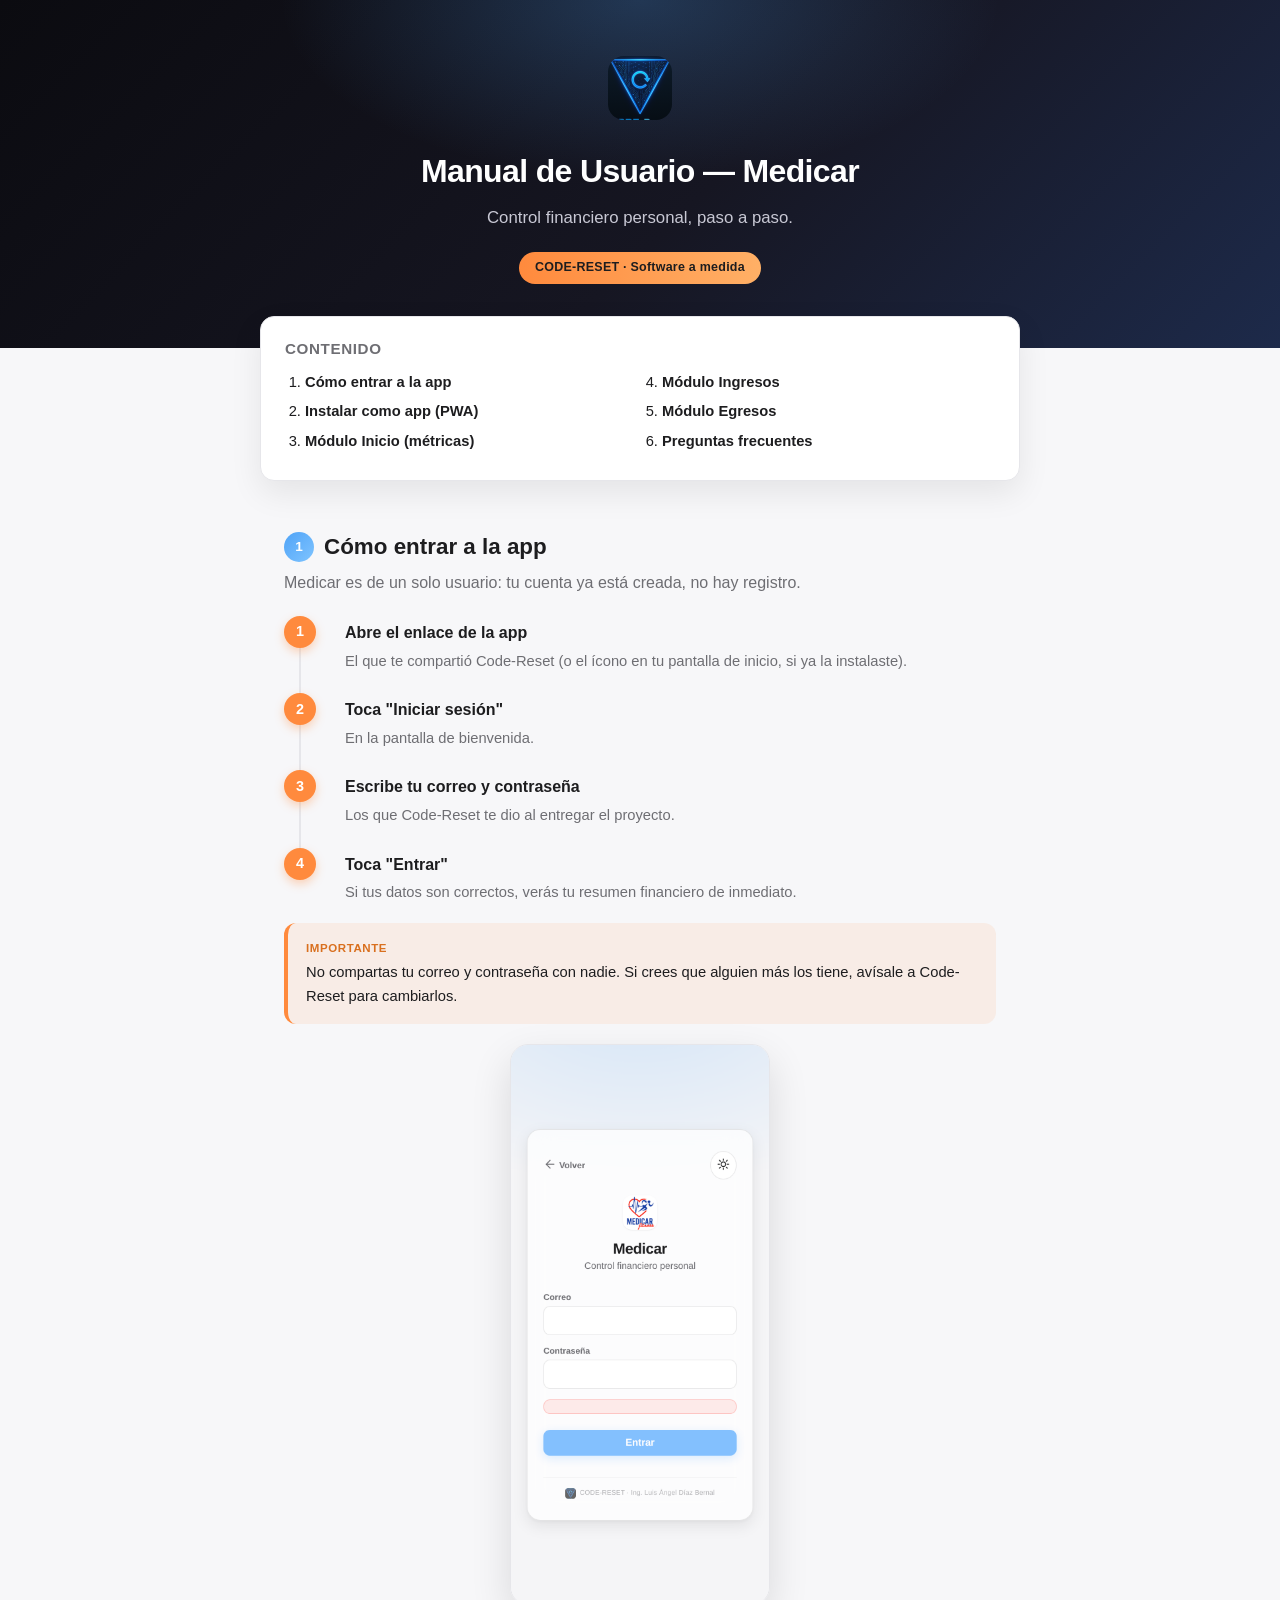
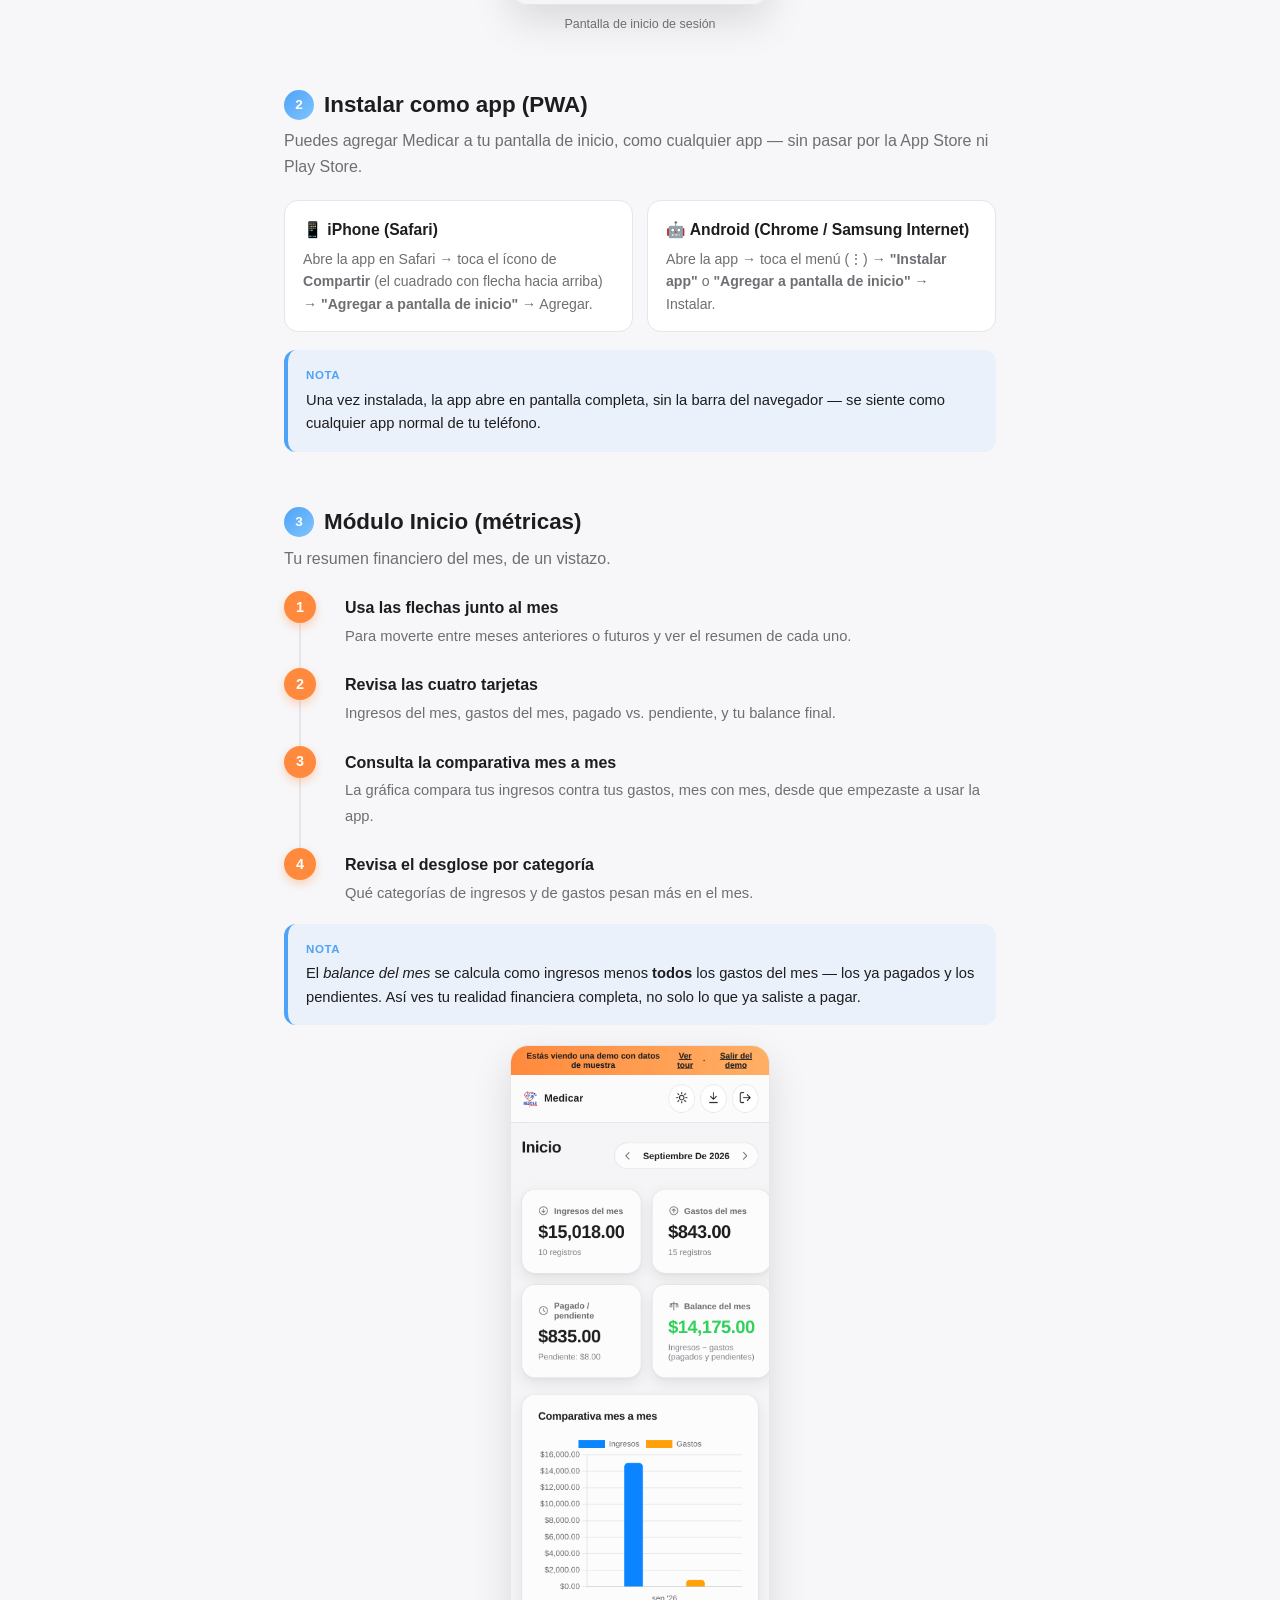
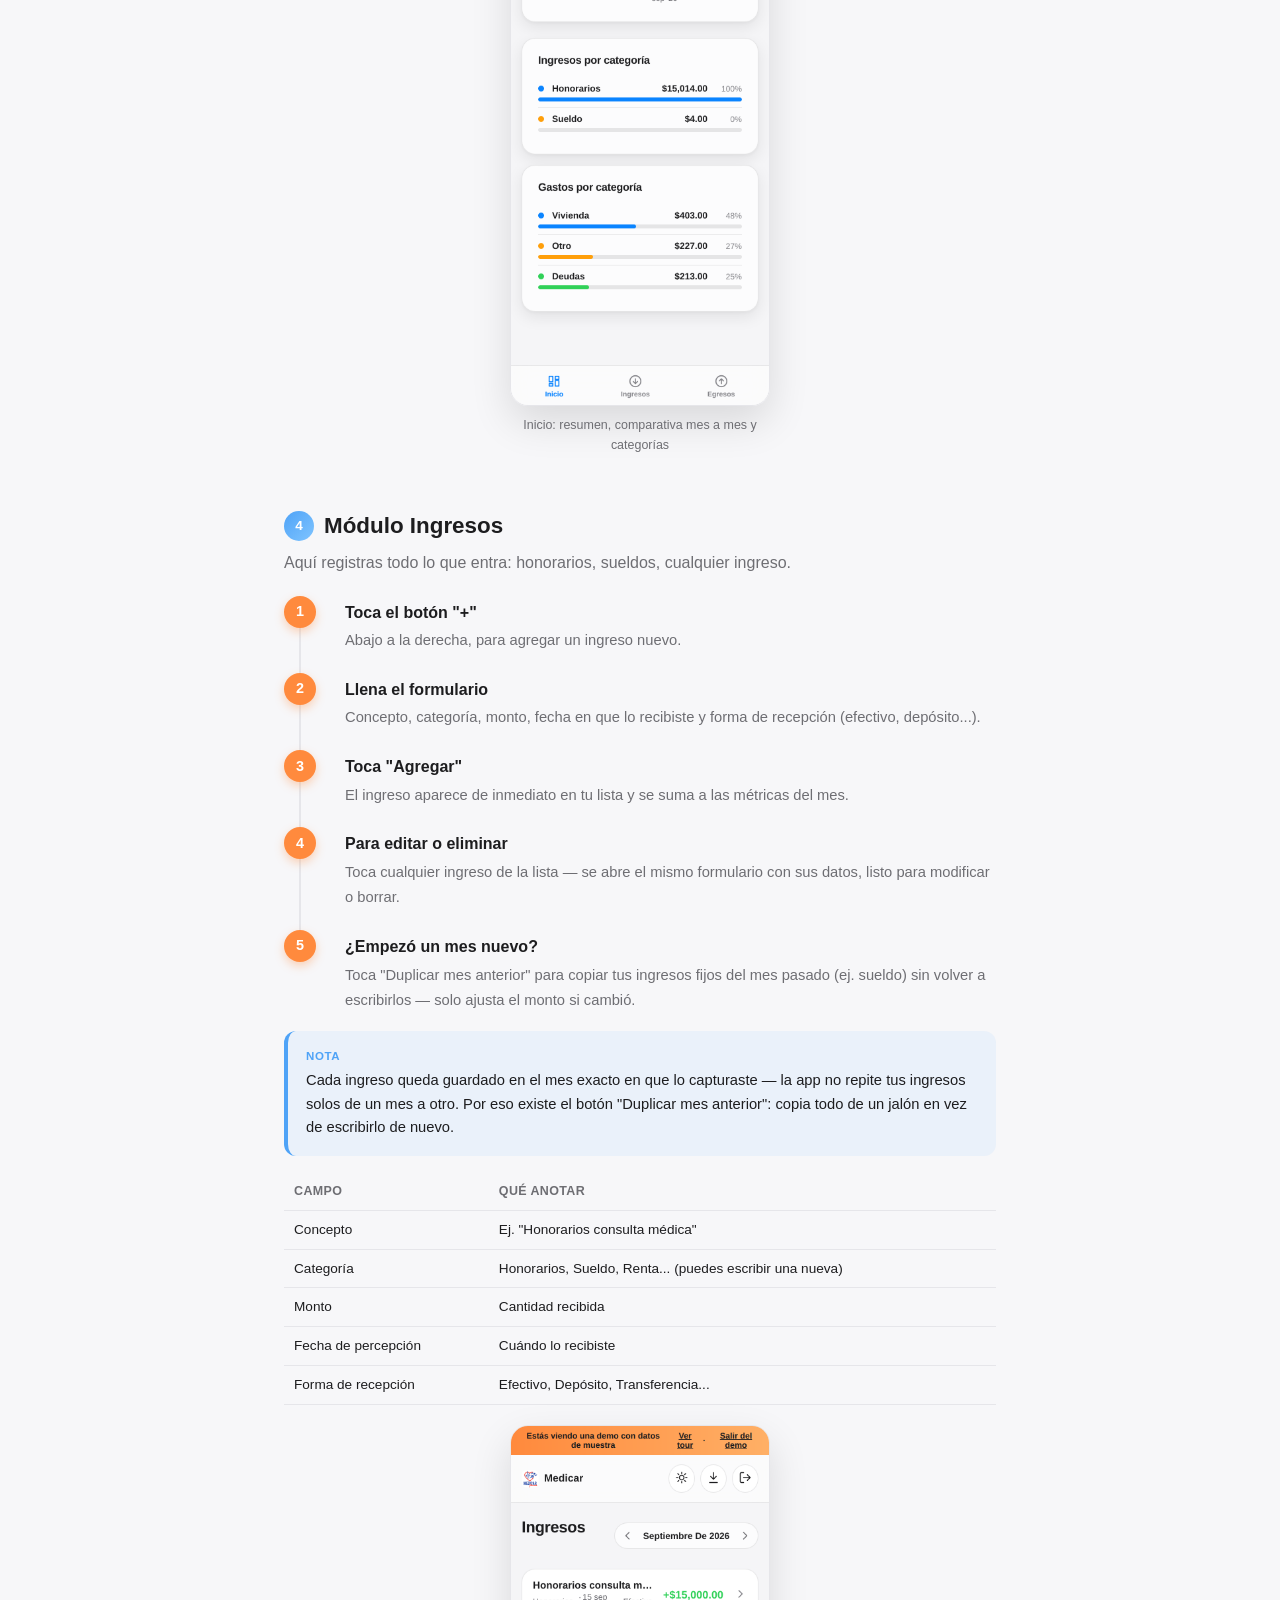
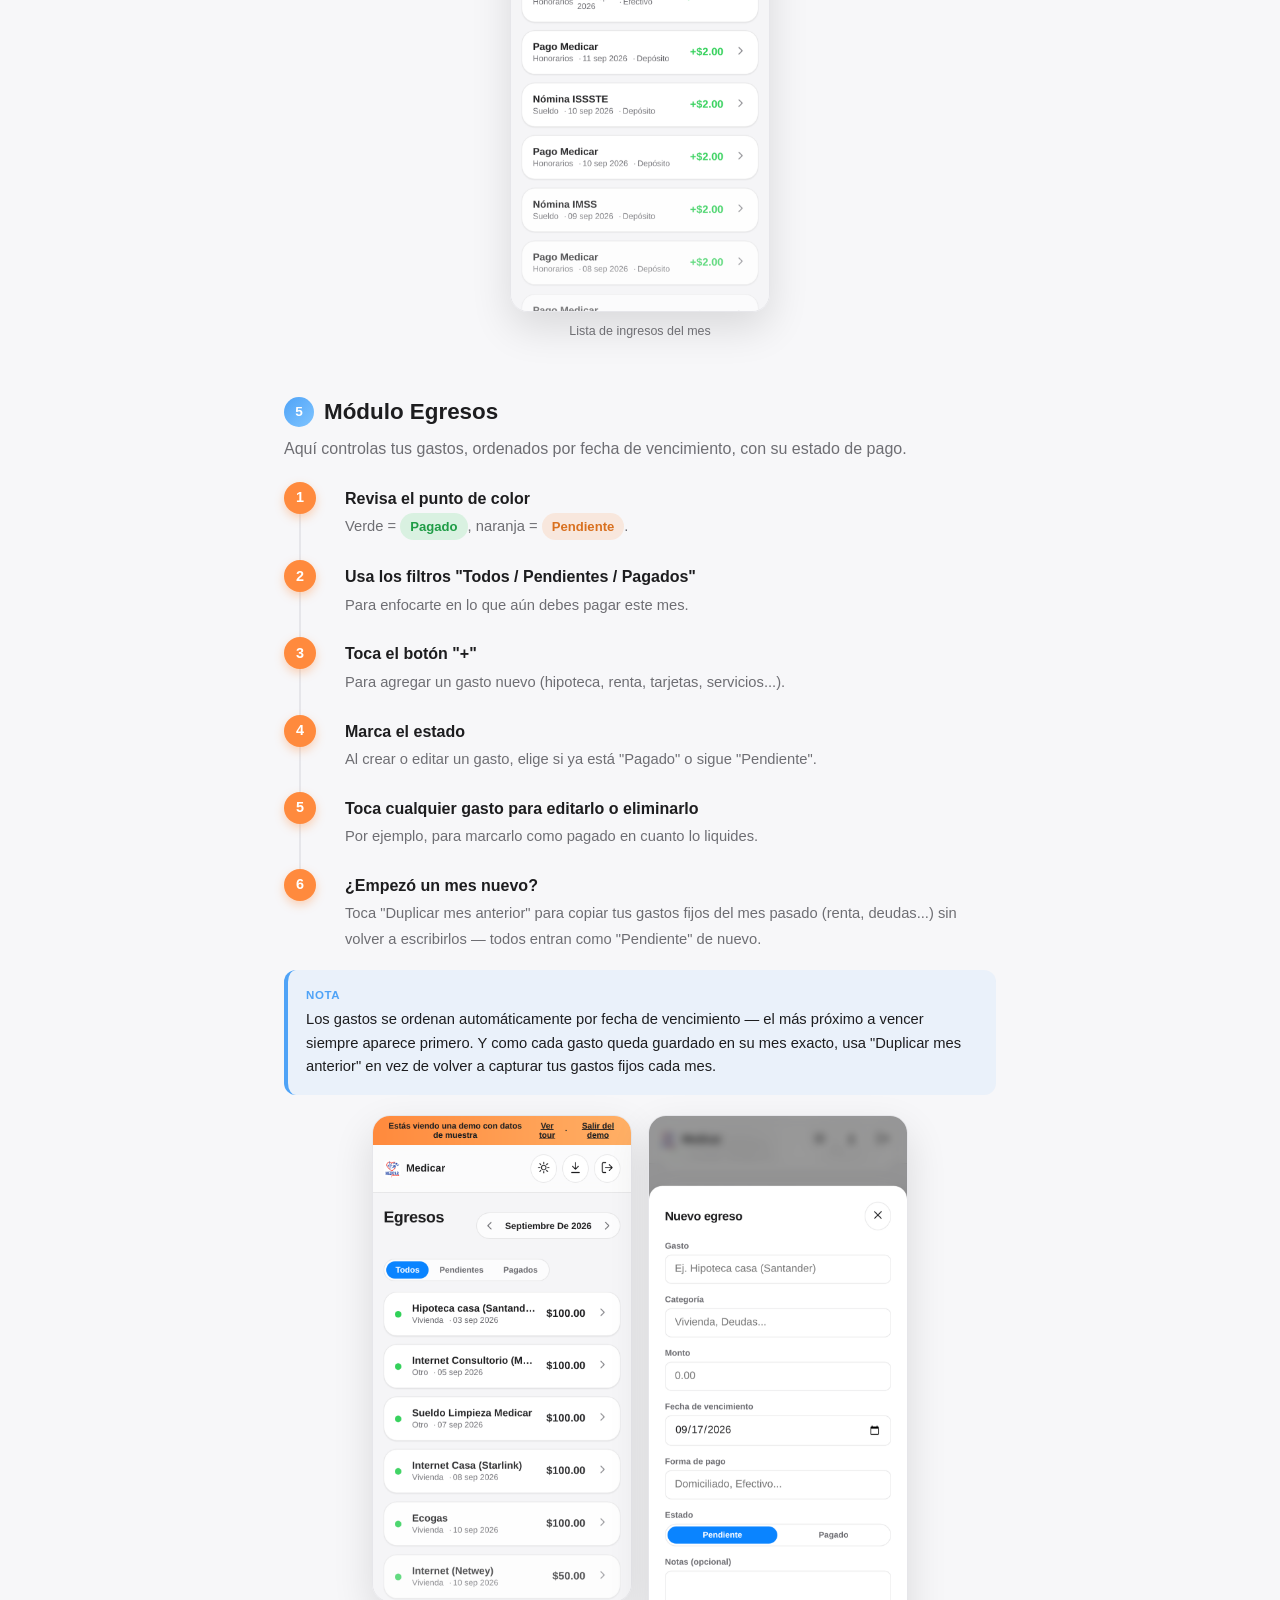
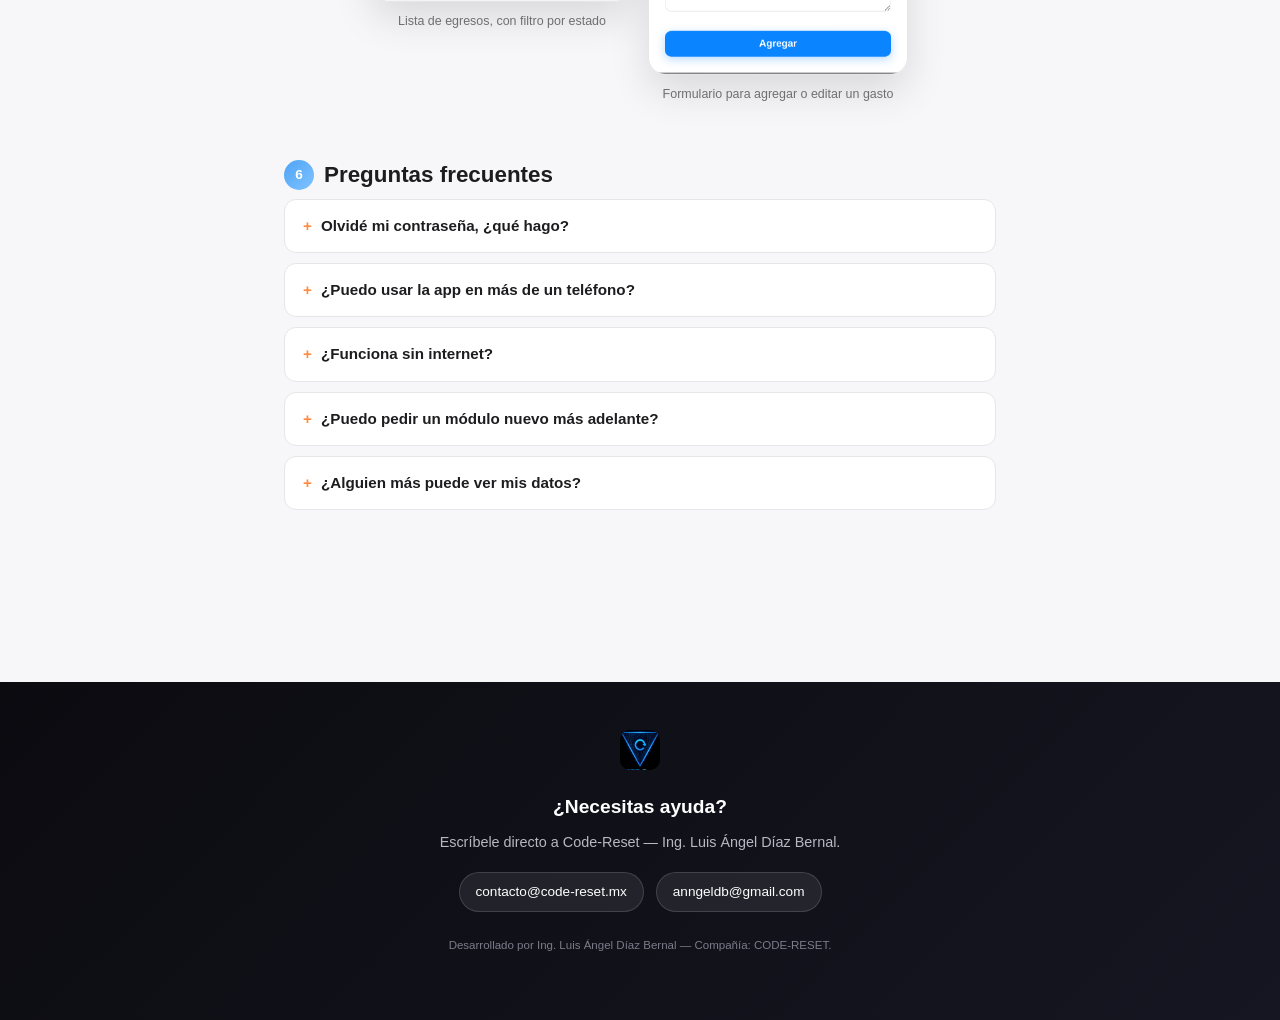
<file: manual-de-usuario.html>
<!DOCTYPE html>
<html lang="es">
<head>
<meta charset="UTF-8" />
<meta name="viewport" content="width=device-width, initial-scale=1" />
<title>Manual de Usuario — Medicar</title>
<link rel="icon" href="assets/favicon-32.png" />
<style>
  :root {
    --dark: #0b0b10;
    --dark-2: #161622;
    --orange: #ff8a3d;
    --blue: #4fa3f7;
    --text: #1d1d1f;
    --text-dim: #6e6e73;
    --bg: #f7f7f9;
    --card: #ffffff;
    --border: #e6e6ea;
    --radius: 14px;
  }
  * { box-sizing: border-box; }
  body {
    margin: 0;
    font-family: -apple-system, BlinkMacSystemFont, "Segoe UI", Roboto, Helvetica, Arial, sans-serif;
    background: var(--bg);
    color: var(--text);
    line-height: 1.6;
  }
  a { color: var(--blue); }

  header.manual-header {
    background: linear-gradient(135deg, var(--dark) 0%, var(--dark-2) 55%, #1d2a4a 100%);
    color: #fff;
    padding: 56px 24px 64px;
    text-align: center;
    position: relative;
    overflow: hidden;
  }
  header.manual-header::after {
    content: "";
    position: absolute;
    inset: 0;
    background: radial-gradient(ellipse 600px 300px at 50% 0%, rgba(79, 163, 247, 0.25), transparent 60%);
  }
  header.manual-header img {
    width: 64px;
    height: 64px;
    border-radius: 16px;
    margin-bottom: 18px;
    position: relative;
  }
  header.manual-header h1 {
    margin: 0 0 8px;
    font-size: 2rem;
    letter-spacing: -0.02em;
    position: relative;
  }
  header.manual-header p {
    margin: 0;
    color: #c8c8d4;
    font-size: 1.05rem;
    position: relative;
  }
  .header-badge {
    display: inline-block;
    margin-top: 20px;
    padding: 6px 16px;
    border-radius: 100px;
    background: linear-gradient(90deg, var(--orange), #ffb066);
    color: #1d1d1f;
    font-weight: 700;
    font-size: 0.78rem;
    letter-spacing: 0.02em;
    position: relative;
  }

  nav.toc {
    max-width: 760px;
    margin: -32px auto 0;
    background: var(--card);
    border: 1px solid var(--border);
    border-radius: var(--radius);
    box-shadow: 0 12px 32px rgba(0,0,0,0.08);
    padding: 20px 24px;
    position: relative;
    z-index: 2;
  }
  nav.toc h2 { margin: 0 0 10px; font-size: 0.95rem; color: var(--text-dim); text-transform: uppercase; letter-spacing: 0.04em; }
  nav.toc ol { margin: 0; padding-left: 20px; columns: 2; gap: 24px; }
  nav.toc li { margin-bottom: 6px; font-size: 0.92rem; }
  nav.toc a { text-decoration: none; color: var(--text); font-weight: 600; }
  nav.toc a:hover { color: var(--blue); }

  main { max-width: 760px; margin: 0 auto; padding: 48px 24px 80px; }

  section.block { margin-bottom: 52px; }
  section.block h2 {
    font-size: 1.4rem;
    margin: 0 0 6px;
    display: flex;
    align-items: center;
    gap: 10px;
  }
  section.block .section-num {
    display: inline-flex;
    align-items: center;
    justify-content: center;
    width: 30px;
    height: 30px;
    border-radius: 50%;
    background: linear-gradient(135deg, var(--blue), #7fc4ff);
    color: #fff;
    font-size: 0.85rem;
    font-weight: 700;
    flex-shrink: 0;
  }
  section.block > p.lead { color: var(--text-dim); margin: 0 0 20px; }

  ol.steps { list-style: none; margin: 0; padding: 0; counter-reset: step; }
  ol.steps li {
    counter-increment: step;
    position: relative;
    padding: 4px 0 20px 44px;
    border-left: 2px solid var(--border);
    margin-left: 15px;
  }
  ol.steps li:last-child { border-left-color: transparent; padding-bottom: 0; }
  ol.steps li::before {
    content: counter(step);
    position: absolute;
    left: -17px;
    top: 0;
    width: 32px;
    height: 32px;
    border-radius: 50%;
    background: var(--orange);
    color: #fff;
    font-weight: 700;
    font-size: 0.9rem;
    display: flex;
    align-items: center;
    justify-content: center;
    box-shadow: 0 4px 10px rgba(255, 138, 61, 0.35);
  }
  ol.steps strong { display: block; margin-bottom: 2px; }
  ol.steps span.step-detail { color: var(--text-dim); font-size: 0.92rem; }

  .box {
    border-radius: 12px;
    padding: 16px 18px;
    margin: 18px 0;
    font-size: 0.92rem;
    border-left: 4px solid;
  }
  .box-nota { background: rgba(79, 163, 247, 0.08); border-color: var(--blue); }
  .box-importante { background: rgba(255, 138, 61, 0.1); border-color: var(--orange); }
  .box > strong:first-child { display: block; margin-bottom: 4px; text-transform: uppercase; font-size: 0.72rem; letter-spacing: 0.05em; }
  .box-nota > strong:first-child { color: var(--blue); }
  .box-importante > strong:first-child { color: #d9701f; }

  .card-row { display: grid; grid-template-columns: 1fr; gap: 14px; margin: 18px 0; }
  @media (min-width: 600px) { .card-row { grid-template-columns: 1fr 1fr; } }
  .mini-card {
    background: var(--card);
    border: 1px solid var(--border);
    border-radius: var(--radius);
    padding: 16px 18px;
  }
  .mini-card h3 { margin: 0 0 6px; font-size: 0.98rem; }
  .mini-card p { margin: 0; color: var(--text-dim); font-size: 0.88rem; }

  details.faq {
    background: var(--card);
    border: 1px solid var(--border);
    border-radius: 12px;
    padding: 14px 18px;
    margin-bottom: 10px;
  }
  details.faq summary {
    cursor: pointer;
    font-weight: 700;
    font-size: 0.95rem;
    list-style: none;
  }
  details.faq summary::-webkit-details-marker { display: none; }
  details.faq summary::before {
    content: "+";
    display: inline-block;
    width: 18px;
    color: var(--orange);
    font-weight: 900;
  }
  details.faq[open] summary::before { content: "–"; }
  details.faq p { margin: 10px 0 0 28px; color: var(--text-dim); font-size: 0.9rem; }

  .badge-status { display: inline-flex; align-items: center; gap: 6px; font-size: 0.82rem; font-weight: 700; padding: 3px 10px; border-radius: 100px; }
  .badge-status.pagado { background: rgba(48,209,88,0.15); color: #1f9c46; }
  .badge-status.pendiente { background: rgba(255,138,61,0.15); color: #d9701f; }

  footer.support {
    background: linear-gradient(135deg, var(--dark) 0%, var(--dark-2) 100%);
    color: #fff;
    padding: 48px 24px;
    text-align: center;
    margin-top: 40px;
  }
  footer.support img { width: 40px; height: 40px; border-radius: 10px; margin-bottom: 14px; }
  footer.support h2 { margin: 0 0 8px; font-size: 1.2rem; }
  footer.support p { color: #b8b8c4; margin: 0 0 18px; font-size: 0.9rem; }
  footer.support .contact-row { display: flex; gap: 12px; justify-content: center; flex-wrap: wrap; }
  footer.support .contact-pill {
    background: rgba(255,255,255,0.08);
    border: 1px solid rgba(255,255,255,0.14);
    padding: 8px 16px;
    border-radius: 100px;
    font-size: 0.85rem;
    color: #fff;
    text-decoration: none;
  }
  footer.support .fineprint { margin-top: 24px; font-size: 0.72rem; color: #7c7c8a; }

  table.schema { width: 100%; border-collapse: collapse; font-size: 0.85rem; margin: 14px 0; }
  table.schema th, table.schema td { text-align: left; padding: 8px 10px; border-bottom: 1px solid var(--border); }
  table.schema th { color: var(--text-dim); font-weight: 600; font-size: 0.78rem; text-transform: uppercase; letter-spacing: 0.03em; }

  .screenshot-row {
    display: flex;
    gap: 16px;
    justify-content: center;
    flex-wrap: wrap;
    margin: 20px 0 4px;
  }
  .screenshot-row figure {
    margin: 0;
    max-width: 260px;
  }
  .screenshot-row img {
    width: 100%;
    display: block;
    border-radius: 18px;
    border: 1px solid var(--border);
    box-shadow: 0 16px 40px rgba(0,0,0,0.12);
  }
  .screenshot-row figcaption {
    margin-top: 10px;
    text-align: center;
    font-size: 0.78rem;
    color: var(--text-dim);
  }
</style>
</head>
<body>

<header class="manual-header">
  <img src="assets/code-reset-badge.png" alt="Code-Reset" />
  <h1>Manual de Usuario — Medicar</h1>
  <p>Control financiero personal, paso a paso.</p>
  <span class="header-badge">CODE-RESET · Software a medida</span>
</header>

<nav class="toc">
  <h2>Contenido</h2>
  <ol>
    <li><a href="#acceso">Cómo entrar a la app</a></li>
    <li><a href="#instalar">Instalar como app (PWA)</a></li>
    <li><a href="#inicio">Módulo Inicio (métricas)</a></li>
    <li><a href="#ingresos">Módulo Ingresos</a></li>
    <li><a href="#egresos">Módulo Egresos</a></li>
    <li><a href="#faq">Preguntas frecuentes</a></li>
  </ol>
</nav>

<main>

  <section class="block" id="acceso">
    <h2><span class="section-num">1</span> Cómo entrar a la app</h2>
    <p class="lead">Medicar es de un solo usuario: tu cuenta ya está creada, no hay registro.</p>
    <ol class="steps">
      <li><strong>Abre el enlace de la app</strong><span class="step-detail">El que te compartió Code-Reset (o el ícono en tu pantalla de inicio, si ya la instalaste).</span></li>
      <li><strong>Toca "Iniciar sesión"</strong><span class="step-detail">En la pantalla de bienvenida.</span></li>
      <li><strong>Escribe tu correo y contraseña</strong><span class="step-detail">Los que Code-Reset te dio al entregar el proyecto.</span></li>
      <li><strong>Toca "Entrar"</strong><span class="step-detail">Si tus datos son correctos, verás tu resumen financiero de inmediato.</span></li>
    </ol>
    <div class="box box-importante">
      <strong>Importante</strong>
      No compartas tu correo y contraseña con nadie. Si crees que alguien más los tiene, avísale a Code-Reset para cambiarlos.
    </div>
    <div class="screenshot-row">
      <figure>
        <img src="assets/manual/pantalla-login.png" alt="Pantalla de inicio de sesión de Medicar" />
        <figcaption>Pantalla de inicio de sesión</figcaption>
      </figure>
    </div>
  </section>

  <section class="block" id="instalar">
    <h2><span class="section-num">2</span> Instalar como app (PWA)</h2>
    <p class="lead">Puedes agregar Medicar a tu pantalla de inicio, como cualquier app — sin pasar por la App Store ni Play Store.</p>
    <div class="card-row">
      <div class="mini-card">
        <h3>📱 iPhone (Safari)</h3>
        <p>Abre la app en Safari → toca el ícono de <strong>Compartir</strong> (el cuadrado con flecha hacia arriba) → <strong>"Agregar a pantalla de inicio"</strong> → Agregar.</p>
      </div>
      <div class="mini-card">
        <h3>🤖 Android (Chrome / Samsung Internet)</h3>
        <p>Abre la app → toca el menú (⋮) → <strong>"Instalar app"</strong> o <strong>"Agregar a pantalla de inicio"</strong> → Instalar.</p>
      </div>
    </div>
    <div class="box box-nota">
      <strong>Nota</strong>
      Una vez instalada, la app abre en pantalla completa, sin la barra del navegador — se siente como cualquier app normal de tu teléfono.
    </div>
  </section>

  <section class="block" id="inicio">
    <h2><span class="section-num">3</span> Módulo Inicio (métricas)</h2>
    <p class="lead">Tu resumen financiero del mes, de un vistazo.</p>
    <ol class="steps">
      <li><strong>Usa las flechas junto al mes</strong><span class="step-detail">Para moverte entre meses anteriores o futuros y ver el resumen de cada uno.</span></li>
      <li><strong>Revisa las cuatro tarjetas</strong><span class="step-detail">Ingresos del mes, gastos del mes, pagado vs. pendiente, y tu balance final.</span></li>
      <li><strong>Consulta la comparativa mes a mes</strong><span class="step-detail">La gráfica compara tus ingresos contra tus gastos, mes con mes, desde que empezaste a usar la app.</span></li>
      <li><strong>Revisa el desglose por categoría</strong><span class="step-detail">Qué categorías de ingresos y de gastos pesan más en el mes.</span></li>
    </ol>
    <div class="box box-nota">
      <strong>Nota</strong>
      El <em>balance del mes</em> se calcula como ingresos menos <strong>todos</strong> los gastos del mes — los ya pagados y los pendientes. Así ves tu realidad financiera completa, no solo lo que ya saliste a pagar.
    </div>
    <div class="screenshot-row">
      <figure>
        <img src="assets/manual/pantalla-inicio.png" alt="Dashboard de Medicar con tarjetas de resumen, comparativa mes a mes y desglose por categoría" />
        <figcaption>Inicio: resumen, comparativa mes a mes y categorías</figcaption>
      </figure>
    </div>
  </section>

  <section class="block" id="ingresos">
    <h2><span class="section-num">4</span> Módulo Ingresos</h2>
    <p class="lead">Aquí registras todo lo que entra: honorarios, sueldos, cualquier ingreso.</p>
    <ol class="steps">
      <li><strong>Toca el botón "+"</strong><span class="step-detail">Abajo a la derecha, para agregar un ingreso nuevo.</span></li>
      <li><strong>Llena el formulario</strong><span class="step-detail">Concepto, categoría, monto, fecha en que lo recibiste y forma de recepción (efectivo, depósito...).</span></li>
      <li><strong>Toca "Agregar"</strong><span class="step-detail">El ingreso aparece de inmediato en tu lista y se suma a las métricas del mes.</span></li>
      <li><strong>Para editar o eliminar</strong><span class="step-detail">Toca cualquier ingreso de la lista — se abre el mismo formulario con sus datos, listo para modificar o borrar.</span></li>
      <li><strong>¿Empezó un mes nuevo?</strong><span class="step-detail">Toca "Duplicar mes anterior" para copiar tus ingresos fijos del mes pasado (ej. sueldo) sin volver a escribirlos — solo ajusta el monto si cambió.</span></li>
    </ol>
    <div class="box box-nota">
      <strong>Nota</strong>
      Cada ingreso queda guardado en el mes exacto en que lo capturaste — la app no repite tus ingresos solos de un mes a otro. Por eso existe el botón "Duplicar mes anterior": copia todo de un jalón en vez de escribirlo de nuevo.
    </div>
    <table class="schema">
      <tr><th>Campo</th><th>Qué anotar</th></tr>
      <tr><td>Concepto</td><td>Ej. "Honorarios consulta médica"</td></tr>
      <tr><td>Categoría</td><td>Honorarios, Sueldo, Renta... (puedes escribir una nueva)</td></tr>
      <tr><td>Monto</td><td>Cantidad recibida</td></tr>
      <tr><td>Fecha de percepción</td><td>Cuándo lo recibiste</td></tr>
      <tr><td>Forma de recepción</td><td>Efectivo, Depósito, Transferencia...</td></tr>
    </table>
    <div class="screenshot-row">
      <figure>
        <img src="assets/manual/pantalla-ingresos.png" alt="Lista de ingresos en Medicar" />
        <figcaption>Lista de ingresos del mes</figcaption>
      </figure>
    </div>
  </section>

  <section class="block" id="egresos">
    <h2><span class="section-num">5</span> Módulo Egresos</h2>
    <p class="lead">Aquí controlas tus gastos, ordenados por fecha de vencimiento, con su estado de pago.</p>
    <ol class="steps">
      <li><strong>Revisa el punto de color</strong><span class="step-detail">Verde = <span class="badge-status pagado">Pagado</span>, naranja = <span class="badge-status pendiente">Pendiente</span>.</span></li>
      <li><strong>Usa los filtros "Todos / Pendientes / Pagados"</strong><span class="step-detail">Para enfocarte en lo que aún debes pagar este mes.</span></li>
      <li><strong>Toca el botón "+"</strong><span class="step-detail">Para agregar un gasto nuevo (hipoteca, renta, tarjetas, servicios...).</span></li>
      <li><strong>Marca el estado</strong><span class="step-detail">Al crear o editar un gasto, elige si ya está "Pagado" o sigue "Pendiente".</span></li>
      <li><strong>Toca cualquier gasto para editarlo o eliminarlo</strong><span class="step-detail">Por ejemplo, para marcarlo como pagado en cuanto lo liquides.</span></li>
      <li><strong>¿Empezó un mes nuevo?</strong><span class="step-detail">Toca "Duplicar mes anterior" para copiar tus gastos fijos del mes pasado (renta, deudas...) sin volver a escribirlos — todos entran como "Pendiente" de nuevo.</span></li>
    </ol>
    <div class="box box-nota">
      <strong>Nota</strong>
      Los gastos se ordenan automáticamente por fecha de vencimiento — el más próximo a vencer siempre aparece primero. Y como cada gasto queda guardado en su mes exacto, usa "Duplicar mes anterior" en vez de volver a capturar tus gastos fijos cada mes.
    </div>
    <div class="screenshot-row">
      <figure>
        <img src="assets/manual/pantalla-egresos.png" alt="Lista de egresos en Medicar, con filtros Todos, Pendientes y Pagados" />
        <figcaption>Lista de egresos, con filtro por estado</figcaption>
      </figure>
      <figure>
        <img src="assets/manual/formulario-egreso.png" alt="Formulario para agregar un nuevo egreso" />
        <figcaption>Formulario para agregar o editar un gasto</figcaption>
      </figure>
    </div>
  </section>

  <section class="block" id="faq">
    <h2><span class="section-num">6</span> Preguntas frecuentes</h2>

    <details class="faq">
      <summary>Olvidé mi contraseña, ¿qué hago?</summary>
      <p>Contacta a Code-Reset (ver abajo) para restablecerla desde la consola de administración.</p>
    </details>
    <details class="faq">
      <summary>¿Puedo usar la app en más de un teléfono?</summary>
      <p>Sí. Con el mismo correo y contraseña puedes entrar desde cualquier dispositivo — los datos son los mismos en todos, porque viven en la nube (Firebase), no en el teléfono.</p>
    </details>
    <details class="faq">
      <summary>¿Funciona sin internet?</summary>
      <p>La app abre sin internet gracias a que guarda una copia de su diseño en tu teléfono, pero para ver o guardar tus ingresos y gastos reales necesitas conexión, porque se guardan en la nube.</p>
    </details>
    <details class="faq">
      <summary>¿Puedo pedir un módulo nuevo más adelante?</summary>
      <p>Sí — la app está diseñada para crecer. Cualquier módulo nuevo (por ejemplo, reportes anuales o recordatorios de pago) se puede agregar sin tocar lo que ya funciona.</p>
    </details>
    <details class="faq">
      <summary>¿Alguien más puede ver mis datos?</summary>
      <p>No. Las reglas de seguridad de la base de datos están configuradas para que solo tu cuenta pueda leer o escribir tu información.</p>
    </details>
  </section>

</main>

<footer class="support">
  <img src="assets/code-reset-badge.png" alt="Code-Reset" />
  <h2>¿Necesitas ayuda?</h2>
  <p>Escríbele directo a Code-Reset — Ing. Luis Ángel Díaz Bernal.</p>
  <div class="contact-row">
    <a class="contact-pill" href="mailto:contacto@code-reset.mx">contacto@code-reset.mx</a>
    <a class="contact-pill" href="mailto:anngeldb@gmail.com">anngeldb@gmail.com</a>
  </div>
  <p class="fineprint">Desarrollado por Ing. Luis Ángel Díaz Bernal — Compañía: CODE-RESET.</p>
</footer>

</body>
</html>
</file>
